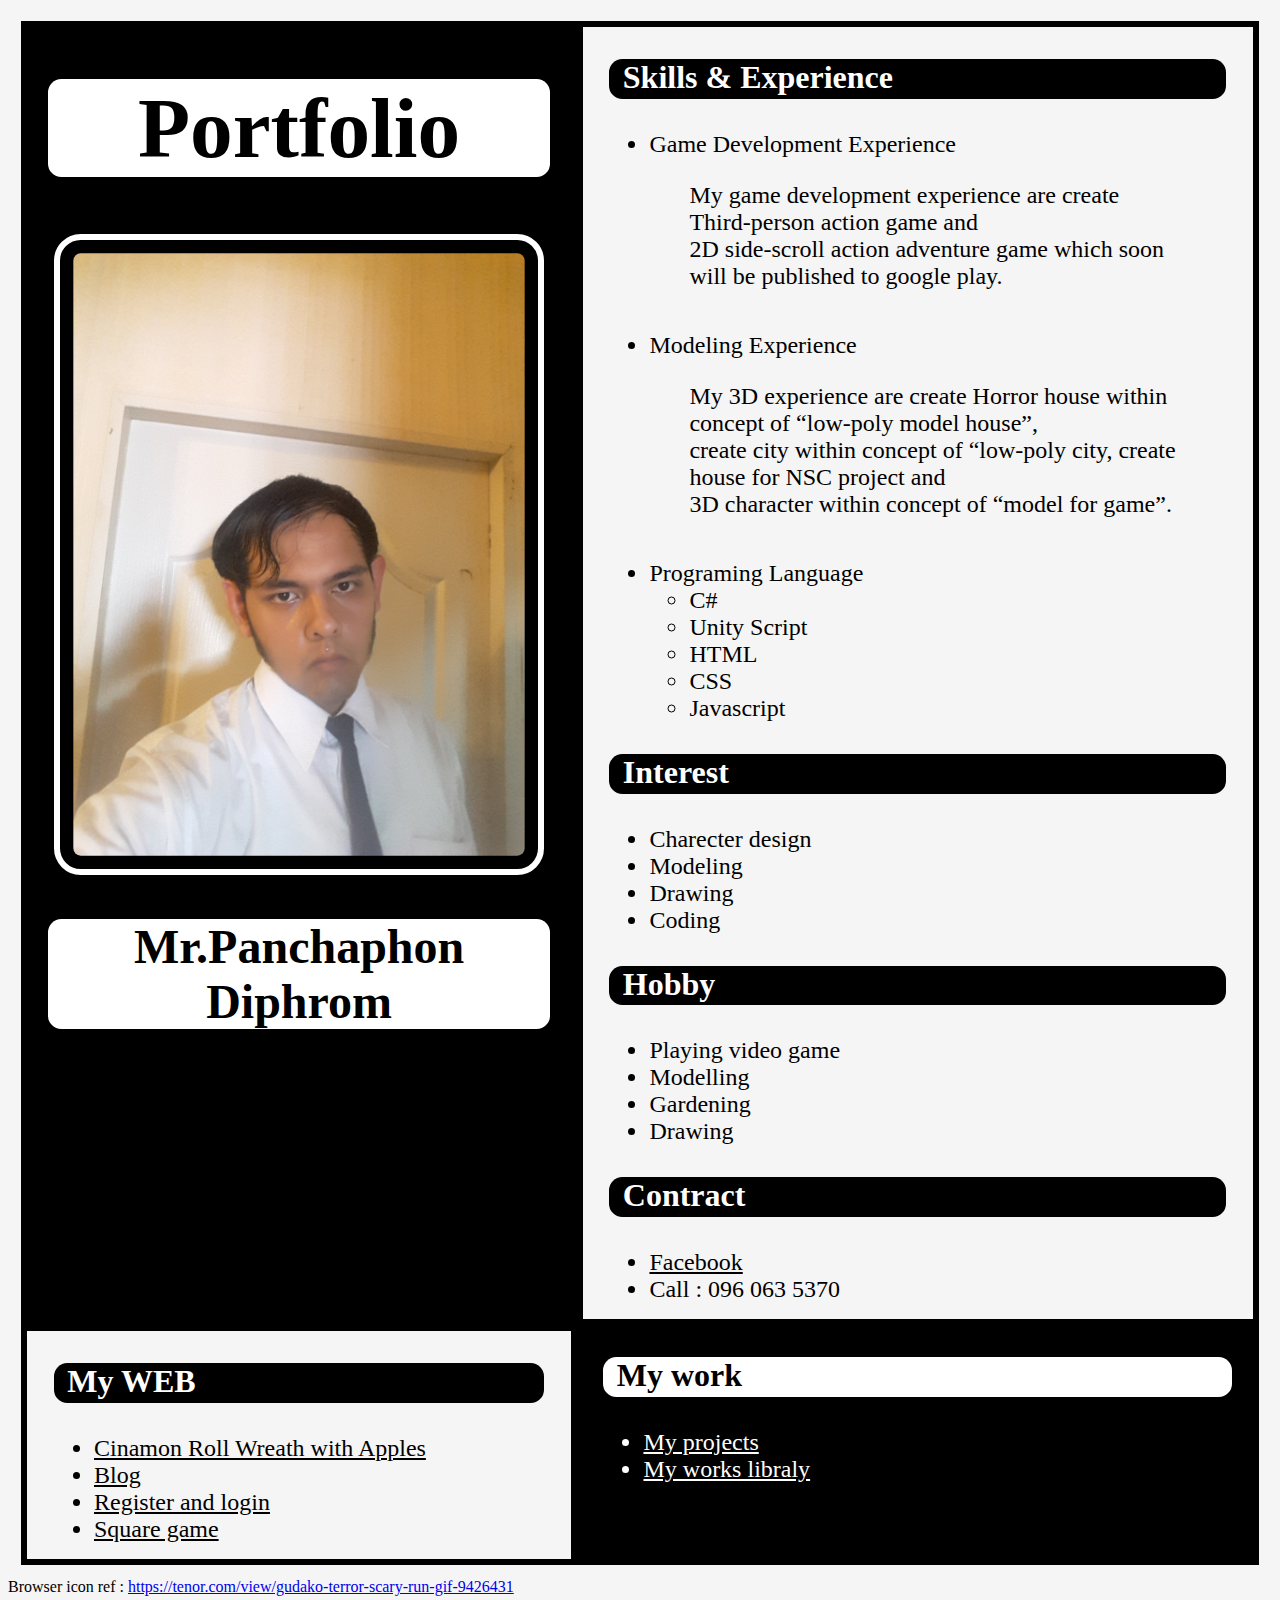
<file: index.html>
<!DOCTYPE html>
<head>
    <meta charset="UTF-8">
    <meta http-equiv="X-UA-Compatible" content="IE=edge">
    <meta name="viewport" content="width=device-width, initial-scale=1.0">
    <title>Portfolio</title>
    <script type="text/javascript" src="Portfolio_JS.js"></script>
    <link rel='stylesheet' type='text/css' media='screen' href='Portfolio_CSS.css'>
    <link rel="icon" href="Gudako.gif">
</head>
<body>
    <div id="Grid_Container">
        <div id="Block1_Center">
            <h1>Portfolio</h1>
            <img id="ProfileIMG" src="20200117_135733.jpg" alt="Panchaphon profile" width="300" height="400"/>
            <h2>Mr.Panchaphon Diphrom</h2>
        </div>
        <div id="Block2">
            <h3>Skills &amp Experience</h3>
                <ul>
                    <li>Game Development Experience
                        <blockquote>My game development experience are create Third-person action game and 
                        <br>2D side-scroll action adventure game which soon will be published to google play.</blockquote>
                    </li>
                    <br>
                    <li>Modeling Experience
                        <blockquote>My 3D experience are create Horror house within concept of “low-poly model house”,
                        <br>create city within concept of “low-poly city, create house for NSC project and 
                        <br>3D character within concept of “model for game”. </blockquote>
                    </li>
                    <br>
                    <li>Programing Language
                        <ul>
                            <li>C#</li>
                            <li>Unity Script</li>
                            <li>HTML</li>
                            <li>CSS</li>
                            <li>Javascript</li>
                        </ul>
                    </li>
                </ul>
            <h3>Interest</h3>
                <ul>
                    <li>Charecter design</li>
                    <li>Modeling</li>
                    <li>Drawing</li>
                    <li>Coding</li>
                </ul>
            <h3>Hobby</h3>
                <ul>
                    <li>Playing video game</li>
                    <li>Modelling</li>
                    <li>Gardening</li>
                    <li>Drawing</li>
                </ul>
            <h3>Contract</h3>
                <ul>
                    <li><a href="https://www.facebook.com/drem.deepom">Facebook</a></li>
                    <li>Call : 096 063 5370</li>
                </ul>
        </div>
        <div id="Block7">
            <h3>My WEB</h3>
                <ul>
                    <li id="Cinamon_roll_recipe"><a href="assignment3/recipe.html">Cinamon Roll Wreath with Apples</a></li>
                    <li><a href="W5W/index.html">Blog</a></li>
                    <li><a href="assignment6/register.html">Register and login</a></li>
                    <li><a href="assignment7/index.html">Square game</a></li>
                </ul>
        </div>
        <div id="Block8">
            <h3>My work</h3>
            <ul>
                <li><a href="Project.html">My projects</a></li>
                <li><a href="https://drive.google.com/drive/u/1/folders/1ZDE5bWhVlEjkPCqRJ58bLdZLYdbC1BHD">My works libraly</a></li>
            </ul>
        </div>
    </div>
    <div>Browser icon ref : <a href="https://tenor.com/view/gudako-terror-scary-run-gif-9426431">https://tenor.com/view/gudako-terror-scary-run-gif-9426431</a></div>
</body>
</html>
</file>
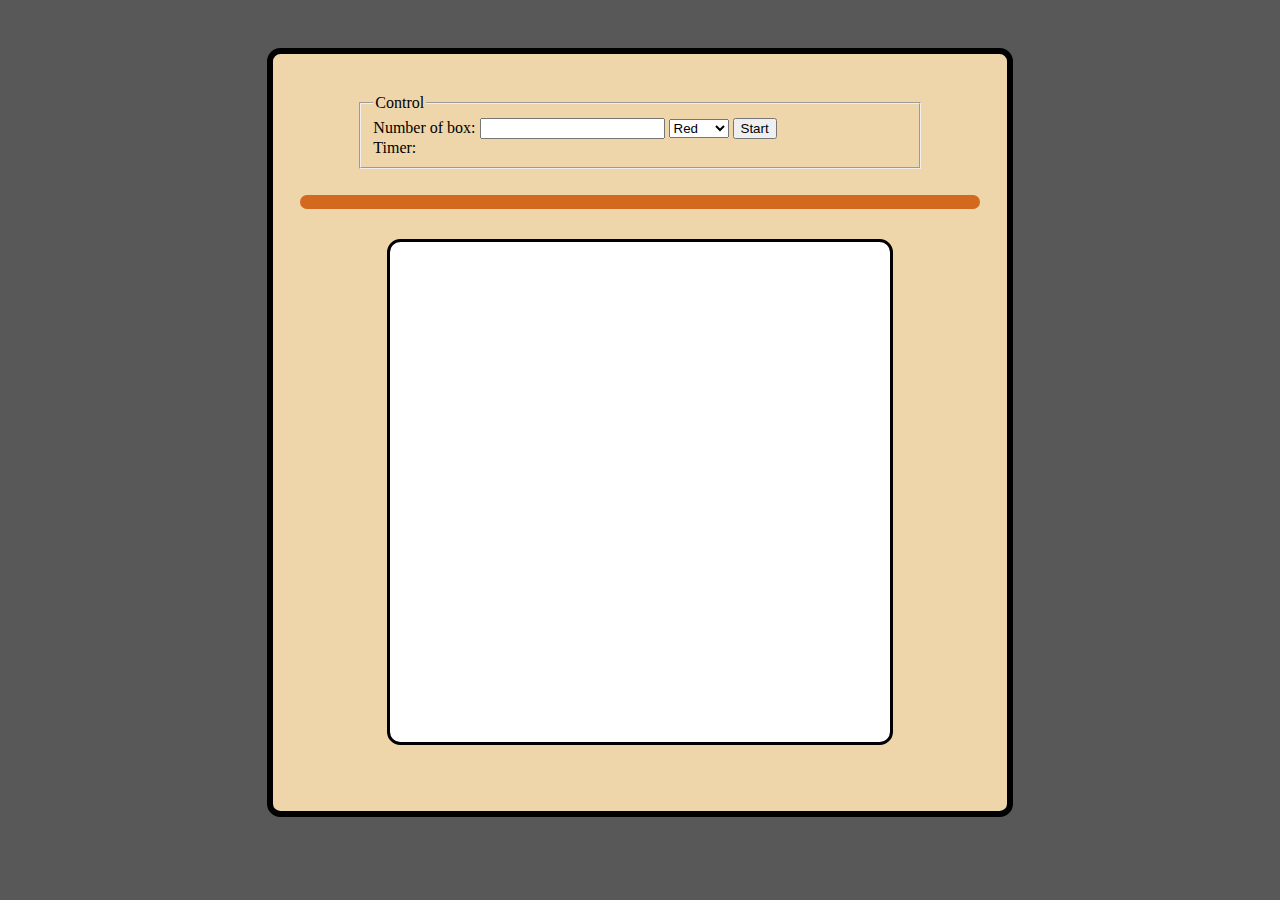
<file: assignment7/index.html>
<!DOCTYPE html>
<html>
	<head>
		<meta charset="UTF-8">
		<title>Square game</title>
		<script type="text/javascript" src="game.js"></script>
		<link rel="stylesheet" type="text/css" href="game.css">
	</head>
	<body>
		<!-- these codes were adapted from https://courses.cs.washington.edu/courses/cse154/17sp/lecture/more-dom/code/squares.html  -->

		<div id="box">
			<div id="fieldset_div">
				<fieldset>
					<legend>Control</legend>
					Number of box: 
					<input type="text" name="numbox" id="numbox">
					<select name="color" id = "color">
						  <option value="red">Red</option>
						  <option value="blue">Blue</option>
						  <option value="green">Green</option>
					</select>
					<button id="start">Start</button>
					<div id="timerClock"> Timer:
						<div id="clock"></div>
					</div>
				</fieldset>
			</div>
	
			<div id="Line1">
				<br>
			</div>
			
	
			<div id="game-container">
				<div id="game-layer"></div>
			</div>
		</div>
	
	</body>
</html>
</file>
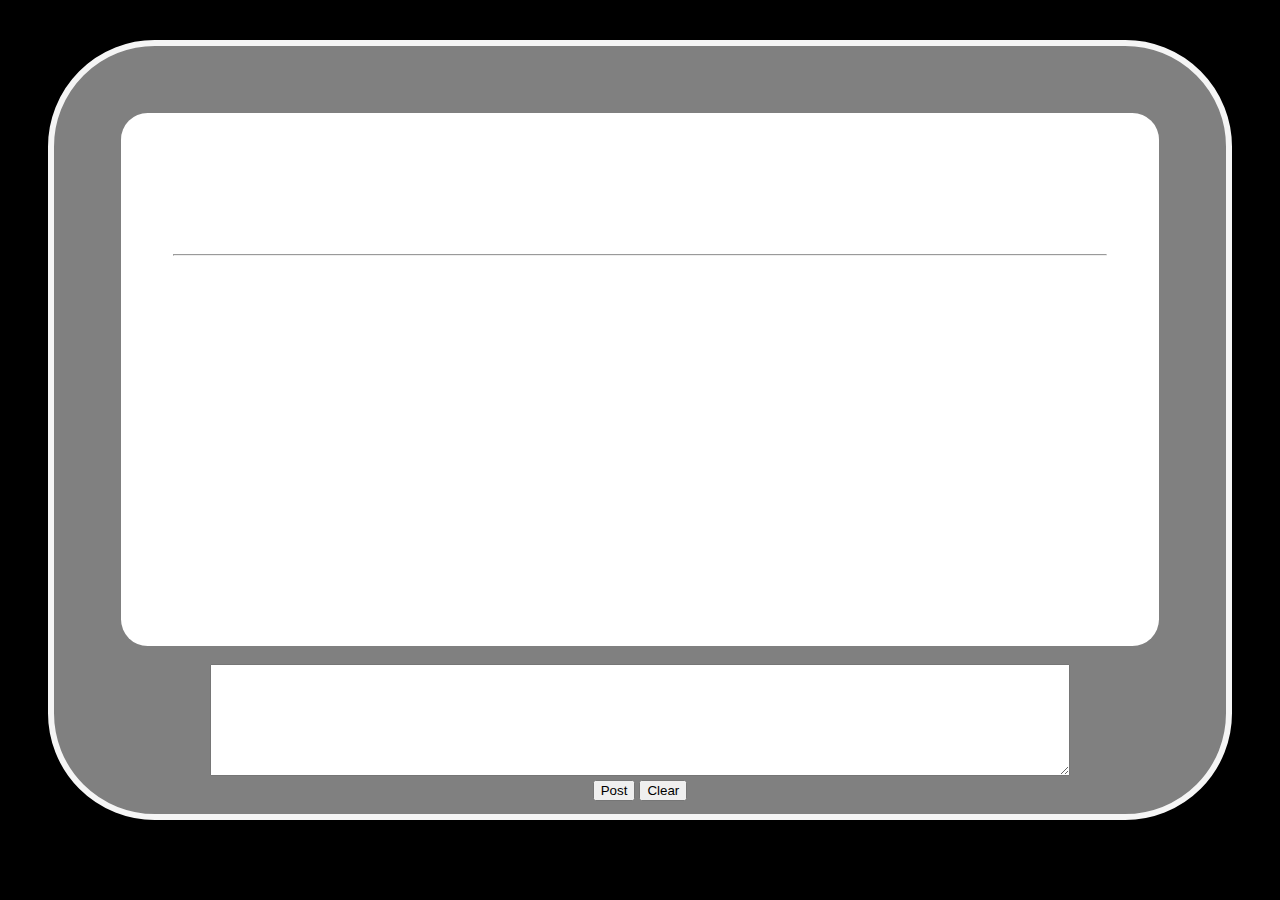
<file: W5W/index.html>
<!DOCTYPE html>
<html>
<head>
	<meta charset='utf-8'>
	<meta http-equiv='X-UA-Compatible' content='IE=edge'>
	<title>Blogger</title>
	<meta name='viewport' content='width=device-width, initial-scale=1'>
	<link rel='stylesheet' type='text/css' media='screen' href='ExCSS_W5.css'>
	<script src='JSCode1.js'></script>
</head>
<body>
	<div id="Detail">
		<div id="TextField">
			<div id="topic1"></div>
			<hr>
			<div id="comment1"></div>
			<div id="comment2"></div>
		</div>
		<br>
		<div id="InputField">
			<textarea name="text1" id="text1"></textarea> 
			<br/>
			<button type="button" onclick="postFunction()">Post</button>
			<button type="button" onclick="clearFunction()">Clear</button>
		</div>
	</div>
</body>
</html>
</file>
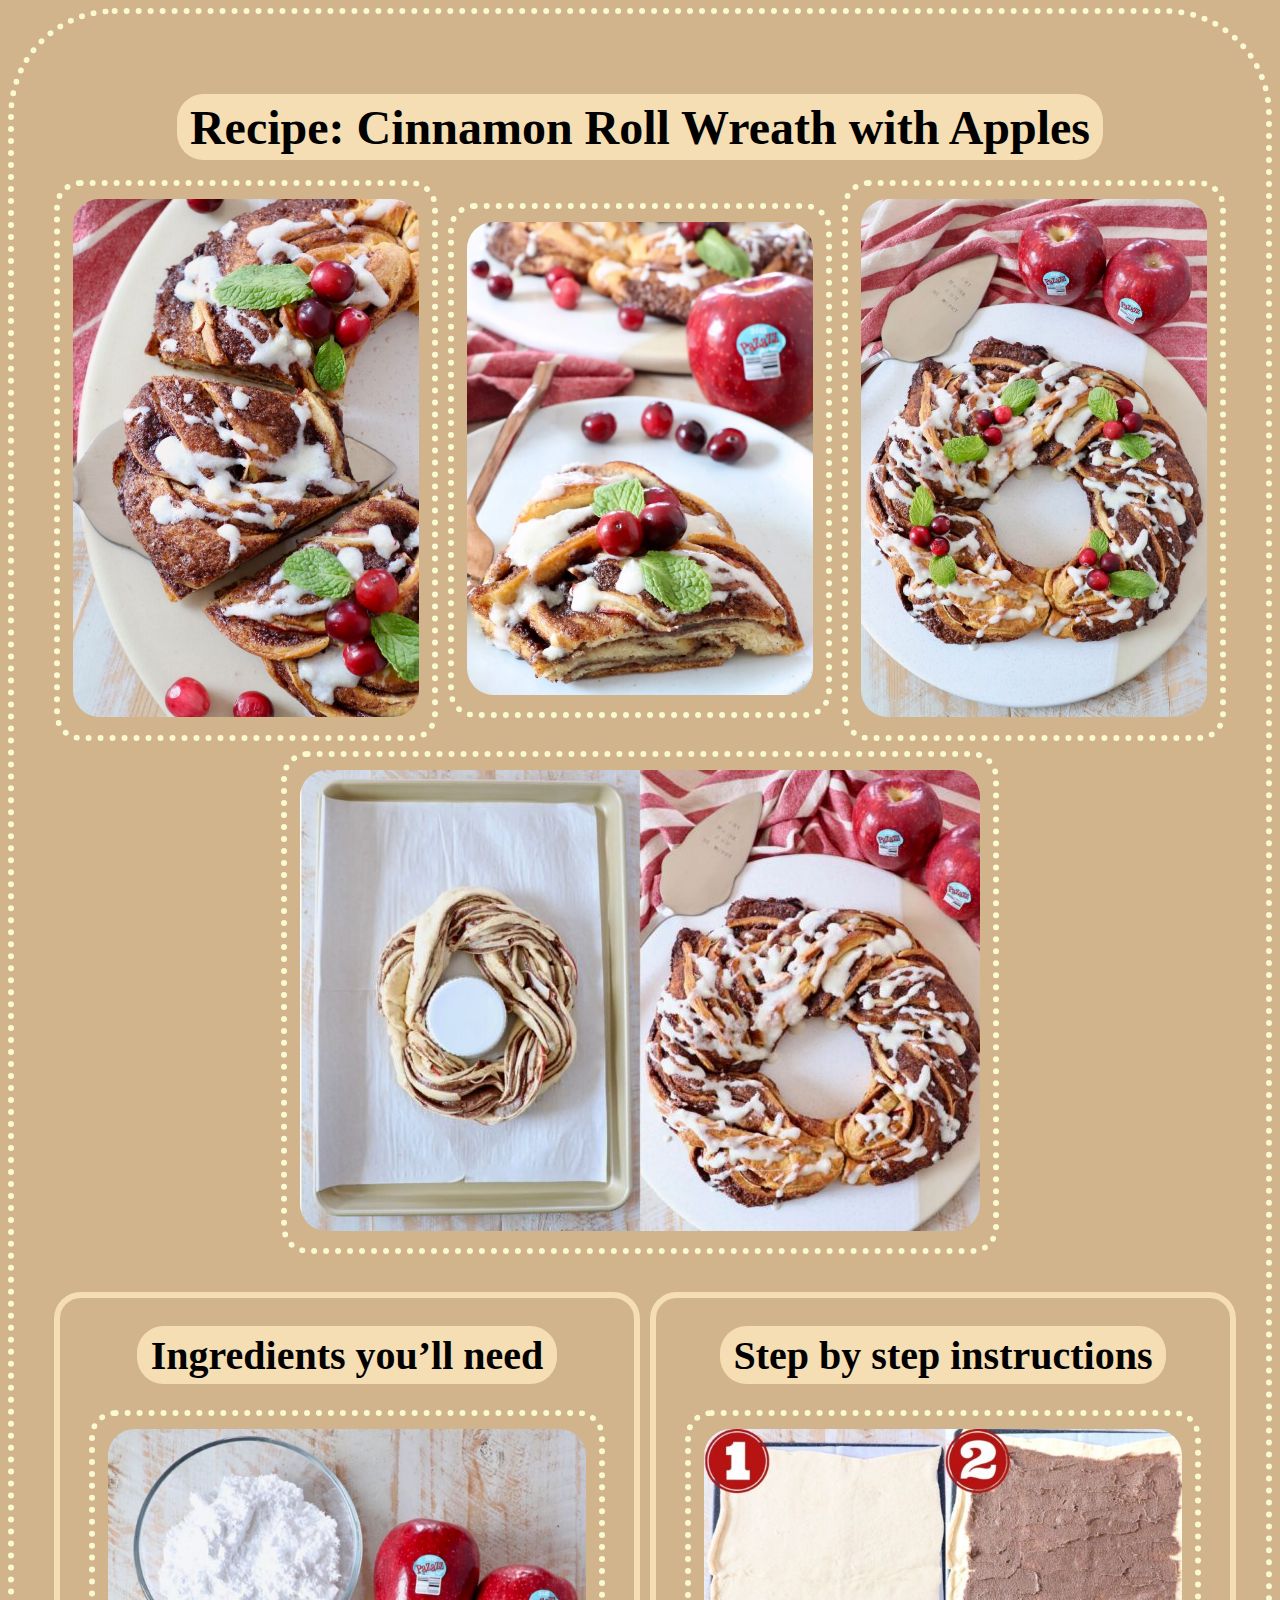
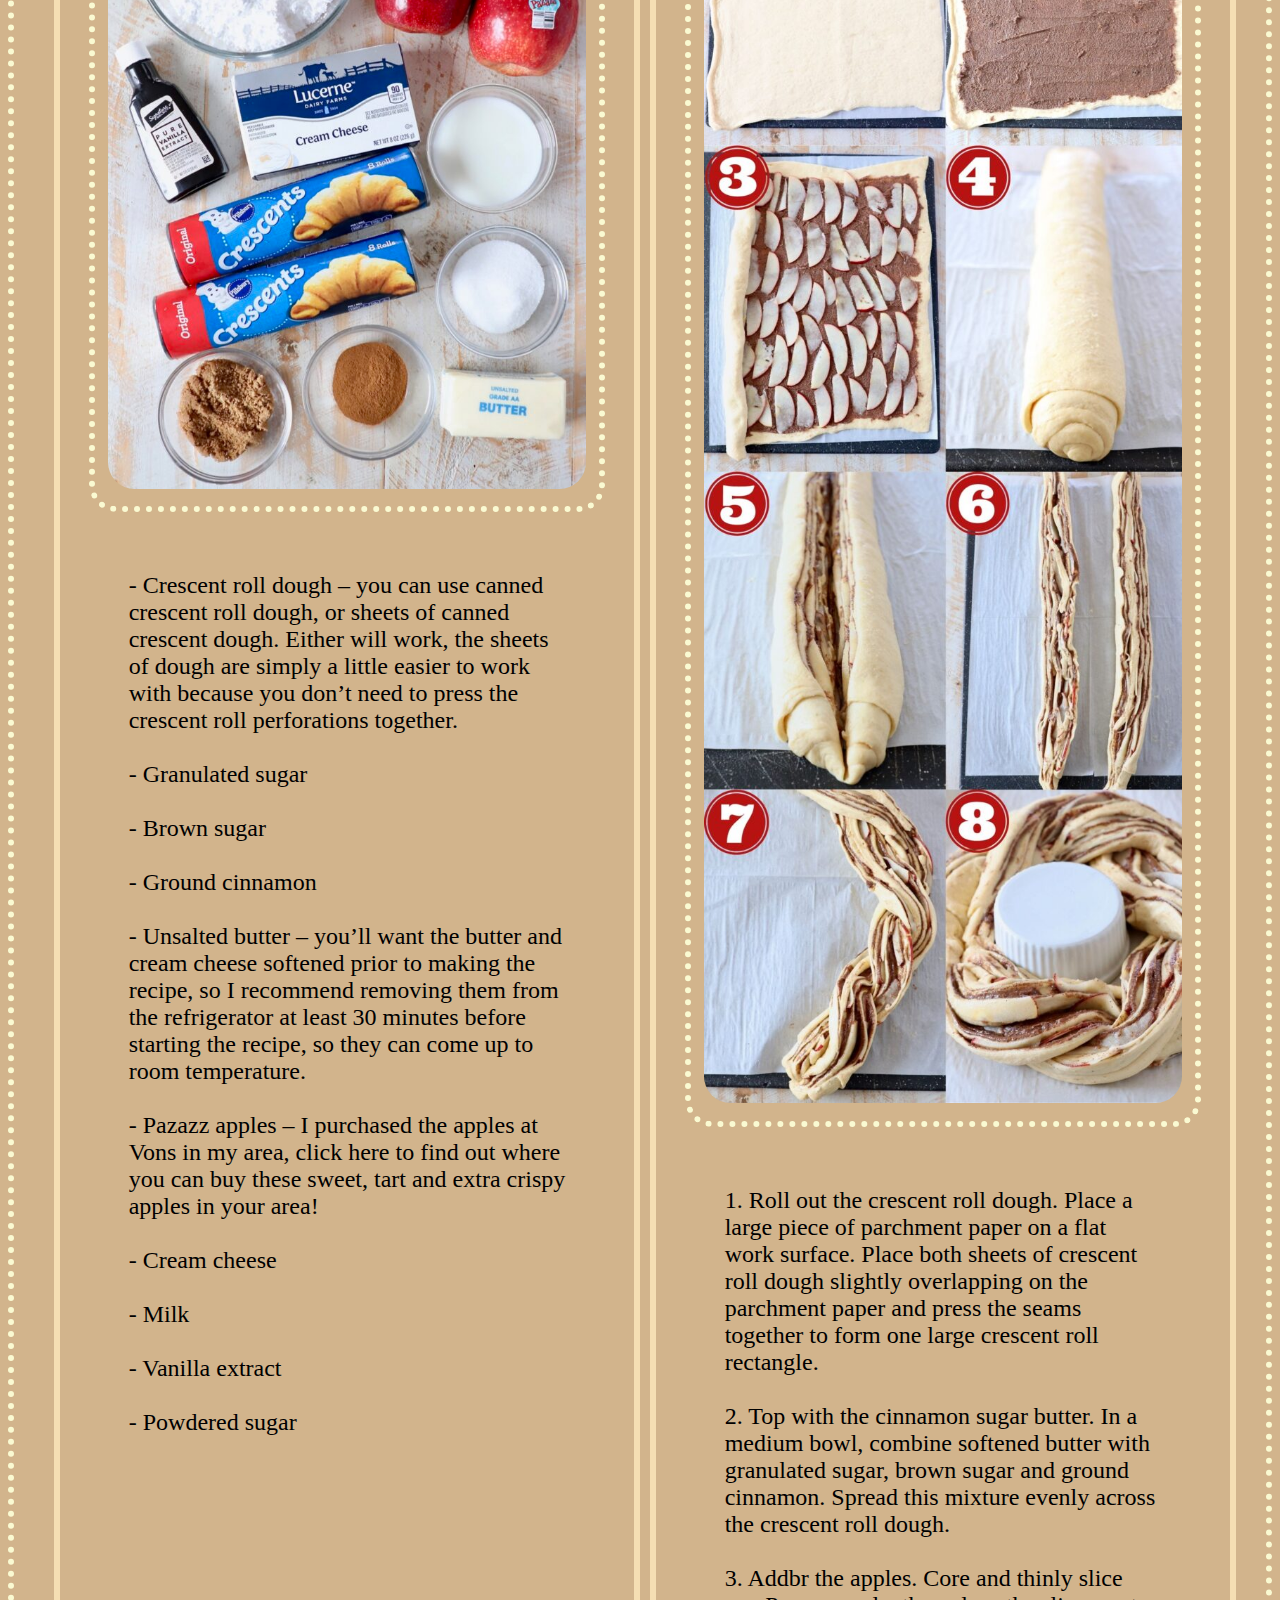
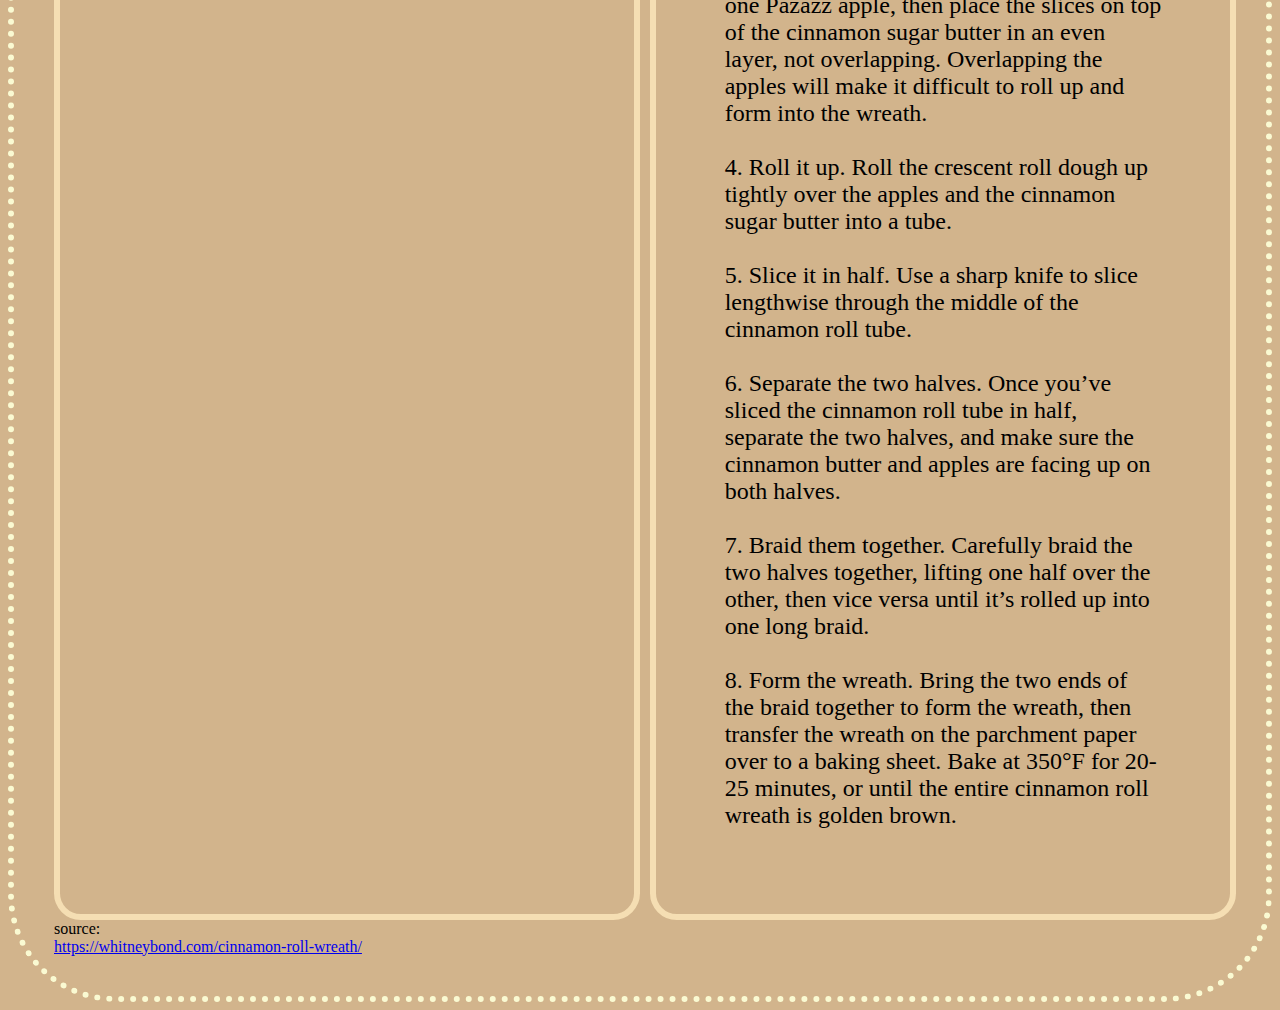
<file: assignment3/recipe.html>
<!DOCTYPE html>
<html>
<head>
	<meta charset='utf-8'>
	<meta http-equiv='X-UA-Compatible' content='IE=edge'>
	<title>Cinnamon Roll Wreath with Apples</title>
	<meta name='viewport' content='width=device-width, initial-scale=1'>
	<link rel='stylesheet' type='text/css' media='screen' href='recipe_CSS.css'>
</head>
<body>
	<div class="Main">
		<h1><span>Recipe: Cinnamon Roll Wreath with Apples</span></h1>
		<div class="Image">
			<div id="cinnamon-1"><img src="cinnamon-4.jpeg" alt="cinnamon"></div>
			<div id="cinnamon-2"><img src="cinnamon-3.jpeg" alt="cinnamon"></div>
			<div id="cinnamon-3"><img src="cinnamon-5.jpeg" alt="cinnamon"></div>
			<div id="cinnamon-4"><img src="cinnamon-6.jpeg" alt="cinnamon"></div>
		</div>
		<br>
		<div class="Detail_Container">
			<div class="Block_Text" id="Block_Text_1">
				<div>
					<h2><span>Ingredients you’ll need</span></h2>
					<br>
					<div class="Image">
						<div id="cinnamon-5"><img src="cinnamon-1.jpeg" alt="Ingredients"></div>
					</div>
					<div class="Text">
						- Crescent roll dough – you can use canned crescent roll dough, or 
						sheets of canned crescent dough. Either will work, the sheets of dough are simply a little easier to work with because you don’t need to press the crescent roll perforations together.
						<br>
						<br>
						- Granulated sugar
						<br>
						<br>
						- Brown sugar
						<br>
						<br>
						- Ground cinnamon
						<br>
						<br>
						- Unsalted butter – you’ll want the butter and cream cheese softened prior to making the recipe, so I recommend removing them from the refrigerator at least 30 minutes before starting the recipe, so they can come up to room temperature.
						<br>
						<br>
						- Pazazz apples – I purchased the apples at Vons in my area, click here to find out where you can buy these sweet, tart and extra crispy apples in your area!
						<br>
						<br>
						- Cream cheese
						<br>
						<br>
						- Milk
						<br>
						<br>
						- Vanilla extract
						<br>
						<br>
						- Powdered sugar
					</div>
				</div>
			</div>
			<div class="Block_Text" id="Block_Text_2">
				<div>
					<h2><span>Step by step instructions</span></h2>
					<br>
					<div class="Image">
						<div id="cinnamon-5"><img src="cinnamon-2.jpeg" alt="Ingredients"></div>
					</div>
					<div class="Text">
						1. Roll out the crescent roll dough. Place a large piece of parchment paper on a flat work surface. Place both sheets of crescent roll dough slightly overlapping on the parchment paper and press the seams together to form one large crescent roll rectangle.
						<br>
						<br>
						2. Top with the cinnamon sugar butter. In a medium bowl, combine softened butter with granulated sugar, brown sugar and ground cinnamon. Spread this mixture evenly across the crescent roll dough.
						<br>
						<br>
						3. Addbr the apples. Core and thinly slice one Pazazz apple, then place the slices on top of the cinnamon sugar butter in an even layer, not overlapping. Overlapping the apples will make it difficult to roll up and form into the wreath.
						<br>
						<br>
						4. Roll it up. Roll the crescent roll dough up tightly over the apples and the cinnamon sugar butter into a tube.
						<br>
						<br>
						5. Slice it in half. Use a sharp knife to slice lengthwise through the middle of the cinnamon roll tube.
						<br>
						<br>
						6. Separate the two halves. Once you’ve sliced the cinnamon roll tube in half, separate the two halves, and make sure the cinnamon butter and apples are facing up on both halves.
						<br>
						<br>
						7. Braid them together. Carefully braid the two halves together, lifting one half over the other, then vice versa until it’s rolled up into one long braid.
						<br>
						<br>
						8. Form the wreath. Bring the two ends of the braid together to form the wreath, then transfer the wreath on the parchment paper over to a baking sheet. Bake at 350°F for 20-25 minutes, or until the entire cinnamon roll wreath is golden brown.
						<br>
						<br>
					</div>
					<br>
				</div>
			</div>
		</div>
		source: <a href="https://whitneybond.com/cinnamon-roll-wreath/">https://whitneybond.com/cinnamon-roll-wreath/</a>
	</div>
</body>
</html>
</file>
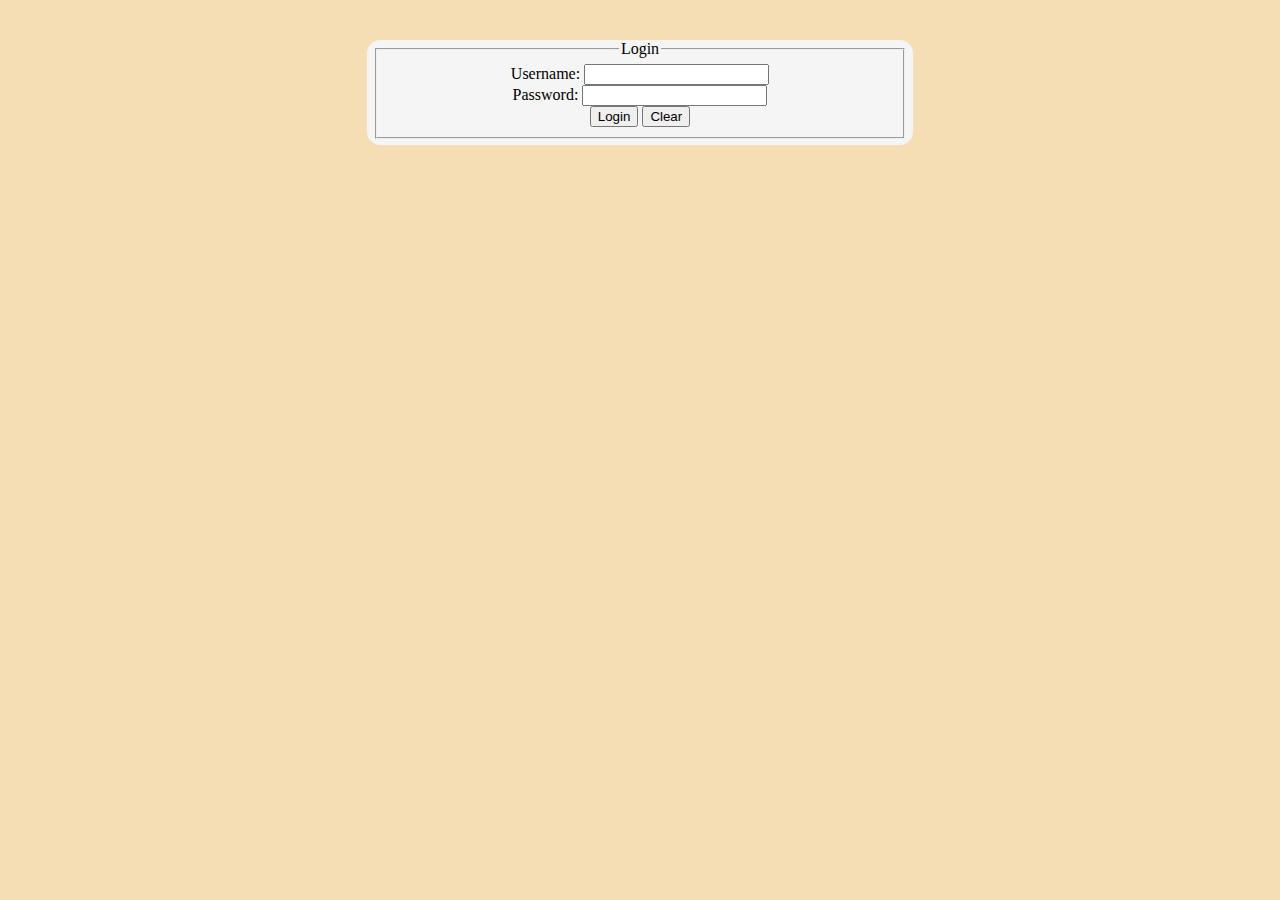
<file: assignment6/login.html>
<!DOCTYPE html>
<html>
<head>
	<meta charset='utf-8'>
	<meta http-equiv='X-UA-Compatible' content='IE=edge'>
	<title>Login</title>
	<meta name='viewport' content='width=device-width, initial-scale=1'>
	<link rel='stylesheet' type='text/css' media='screen' href='Ex_CSS.css'>
	<script src='login.js'></script>
</head>
<body>
	<div id="form_div">
		<form name="myLogin" id = "myLogin">
			<fieldset>
				<legend>Login</legend>
				Username: 
				<input type="text" name="username" id="username" required>
				<br>
				Password: 
				<input type="password" name="password" required>
				<br>
				<input type="submit" value="Login">
				<input type="reset" value="Clear">
			</fieldset>
		</form>
	</div>
</body>
</html>
</file>
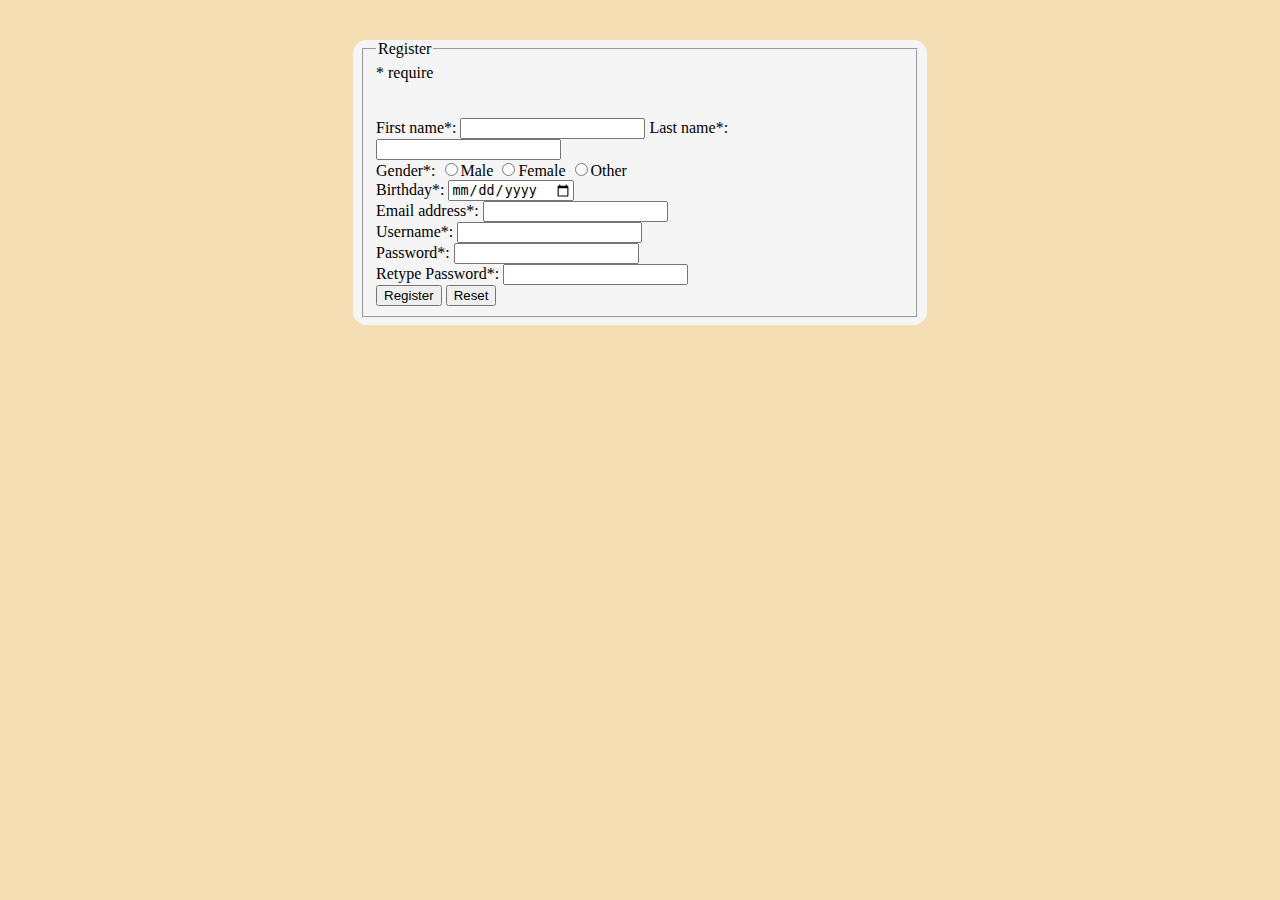
<file: assignment6/register.html>
<!DOCTYPE html>
<html>
<head>
	<meta charset='utf-8'>
	<meta http-equiv='X-UA-Compatible' content='IE=edge'>
	<title>Page Title</title>
	<meta name='viewport' content='width=device-width, initial-scale=1'>
	<link rel='stylesheet' type='text/css' media='screen' href='Ex_CSS.css'>
	<script src='register.js'></script>
</head>
<body>
	<div id="form_div">
		<form name="myForm" id="myForm" action="login.html">
			<fieldset>
				<legend>Register</legend>
				<span>* require</span> <br>
				<span id="errormsg"></span> <br>
				<br>
				First name*: 
				<input type="text" name="firstname" required>
				Last name*: 
				<input type="text" name="lastname" >
				<br>
				Gender*: 
				<input type="radio" name="gender" value="male" >Male
				<input type="radio" name="gender" value="female" >Female
				<input type="radio" name="gender" value="female" >Other
				<br>
				Birthday*: 
				<input type="date" name="bday" value="" >
				<br>
				Email address*: 
				<input type="email" name="email" >
				<br>
				Username*: 
				<input type="text" name="username" >
				<br>
				Password*: 
				<input type="password" name="password" required>
				<br>
				Retype Password*: 
				<input type="password" name="retypepassword" required>
				<br>
				<input type="submit" value="Register">
				<input type="reset" value="Reset">
			</fieldset>
		</form>
	</div>
</body>
</html>
</file>
<file: Portfolio_CSS.css>
body
{
    background-color: whitesmoke;
}
h1{
    border-radius: 10pt;
    text-align: center;
    font-size: 64pt;
}
h2{
    border-radius: 10pt;
    text-align: center;
    font-size: 36pt;
}
h3{
    padding-left: 10pt;
    padding-bottom: 2pt;
    border-radius: 10pt;
    font-size: 24pt;
}
#Head1
{
    width: 500pt;
    color: white;
    background-color: black;
    border-radius: 40pt;
    padding-bottom: 10pt;
}
#White_Text
{
    color: white;
}
#Black_Text
{
    color: black;
}
#ProfileIMG
{
    width: 90%;
    height: auto;
    padding: 10pt;
    text-align: center;
    border: 5pt solid white;
    border-radius: 20pt;
}
#ProjectIMG
{
    width: 90%;
    height: auto;
    padding: 10pt;
    text-align: center;
    margin-top: 10pt;
    margin-bottom: 10pt;
    border-radius: 20pt;
}
li
{
    font-size: 18pt;
}
video
{
    width: 90%;
    height: auto;
    text-align: center;
}
#Grid_Container
{
    display: grid;
    grid-template-columns: 45% 55%;
}
#Block1_Center
{
    background-color: black;
    text-align: center;
    padding-left: 20pt;
    padding-right: 20pt;
    margin-top: 10pt;
    margin-left: 10pt;
}
#Block1
{
    background-color: black;
    padding-left: 20pt;
    padding-right: 20pt;
    margin-top: 10pt;
    margin-left: 10pt;
}
#Block2
{
    border: solid 5pt black;
    padding-left: 20pt;
    padding-right: 20pt;
    margin-top: 10pt;
    margin-right: 10pt;
}
#Block3
{
    border: solid 5pt black;
    padding-left: 20pt;
    padding-right: 20pt;
    margin-left: 10pt;
}
#Block4
{
    background-color: black;
    padding-left: 20pt;
    padding-right: 20pt;
    margin-right: 10pt;
}
#Block5
{
    background-color: black;
    padding-left: 20pt;
    padding-right: 20pt;
    margin-left: 10pt;
}
#Block6
{
    border: solid 5pt black;
    padding-left: 20pt;
    padding-right: 20pt;
    margin-right: 10pt;
}
#Block7
{
    border: solid 5pt black;
    padding-left: 20pt;
    padding-right: 20pt;
    margin-bottom: 10pt;
    margin-left: 10pt;
}
#Block8
{
    background-color: black;
    padding-left: 20pt;
    padding-right: 20pt;
    margin-bottom: 10pt;
    margin-right: 10pt;
}
#Block_Flex_Center
{
    display: flex;
    justify-content: center;
}
#Back
{
    background-color: black;
    border-radius: 40pt;
    width: 250pt;
    padding-left: 10pt;
    padding-right: 10pt;
}
#Back > h2 > a
{
    color: white;
}
#Back > h1
{
    color: white;
}
@media only screen and (max-width: 925px)
{
    h1{
        font-size: 300%;
    }
    h2{
        font-size: 200%;
    }
    h3{
        font-size: 150%;
    }
    li
    {
        font-size: 100%;
    }
}
@media only screen and (max-width: 700px)
{
    #Grid_Container
    {
        display: grid;
        grid-template-columns: 100%;
    }
    #Block1_Center
    {
        margin-top: 10pt;
        margin-left: 10pt;
        margin-right: 10pt;
    }
    #Block1
    {
        margin-left: 10pt;
        margin-right: 10pt;
    }
    #Block2
    {
        margin-left: 10pt;
        margin-right: 10pt;
    }
    #Block3
    {
        margin-left: 10pt;
        margin-right: 10pt;
    }
    #Block4
    {
        margin-left: 10pt;
        margin-right: 10pt;
    }
    #Block5
    {
        margin-left: 10pt;
        margin-right: 10pt;
    }
    #Block6
    {
        margin-left: 10pt;
        margin-right: 10pt;
    }
    #Block7
    {
        margin-left: 10pt;
        margin-right: 10pt;
        margin-bottom: 0pt;
    }
    #Block8
    {
        margin-left: 10pt;
        margin-right: 10pt;
        margin-bottom: 0pt;
    }
}
@media only screen and (max-width: 330px)
{
    h1{
        font-size: 100%;
    }
    h2{
        font-size: 100%;
    }
    h3{
        font-size: 100%;
    }
    li
    {
        font-size: 80%;
    }
}
</file>
<file: assignment7/game.css>
#squares-container {
	margin-top: 30px;
    display: flex;
    justify-content: space-around;
}

#squares-layer {
    position: relative;
    width: 500px;
    height: 500px;
    
    border: 3px solid black;
    background-color: white;
    border-radius: 10pt;
}

.square {
    position: absolute;
    width: 25px;
    height: 25px;
    border: 3px solid black;
    border-radius: 10pt;
}

.red{
    background-color: red; 
}
.blue{
    background-color: blue; 
}

.green{
    background-color: green; 
}
fieldset
{
    margin-top: 30pt;
    width: 400pt;
}
#fieldset_div
{
    display: flex;
    justify-content: center;
}
#box
{
    width: 550pt;
    border: 5pt solid black;
    background-color: rgb(238, 214, 170);
    margin-top: 30pt;
    border-radius: 10pt;
    padding-bottom: 50pt;
}
body
{
    display: flex;
    justify-content: center;
}
#Line1
{
    background-color: chocolate;
    border-radius: 30pt;
    margin: 20pt;
    height: 10pt;
}
body
{
    background-color: rgb(88, 88, 88);
}
</file>
<file: W5W/ExCSS_W5.css>
body
{
    background-color: black;
}
#Detail
{
    display: grid;
    background-color: grey;
    border: 5pt solid whitesmoke;
    border-radius: 80pt;
    margin: 30pt;
    padding: 50pt;
}
#InputField
{
    height: 200%;
    border-radius: 20pt;
    text-align: center;
}
#text1
{
    height: 50%;
    width: 80%;
    padding: 10pt;
}
#TextField
{
    grid-column: 1 / span 1;
    background-color: white;
    border-radius: 20pt;
    height: 400pt;
}
#topic1
{
    text-align: center;
    font-size: 32pt;
    height: 20%;
    padding-left: 20pt;
    padding-right: 20pt;
    padding-top: 20pt;
}
#comment1
{
    text-align: right;
    font-size: 20pt;
    height: 20%;
    padding: 20pt;
}
#comment2
{
    text-align: left;
    font-size: 20pt;
    height: 20%;
    padding: 20pt;
}
hr
{
    margin-left: 5%;
    margin-right: 5%;
}
</file>
<file: assignment3/recipe_CSS.css>
body
{
    border: 5pt dotted lightgoldenrodyellow;
    border-radius: 80pt;
    background-color:tan;
}
h1
{
    grid-template-columns: 100%;
    text-align: center;
    font-size: 64pt;
    padding-top: 10pt;
    padding-bottom: 10pt;
    border-radius: 20pt;
}
h2
{
    grid-template-columns: 100%;
    text-align: center;
    font-size: 48pt;
}
.Main
{
    /* display: flex;
    flex-wrap: wrap; */
    display: grid;
    grid-template-columns: 100%;
    /* justify-content: center; */
    margin-left: 30pt;
    margin-right: 30pt;
    margin-top: 30pt;
    margin-bottom: 30pt;
}
.Detail_Container
{
    display: grid;
    grid-template-columns: 50% 50%;
    grid-gap: 10px;
}
.Detail_Container>.Block_Text#Block_Text_1
{
    grid-column: 1 / span 1;
}
.Detail_Container>.Block_Text#Block_Text_2
{
    grid-column: 2 / span 1;
}
.Image
{
    /* display: flex;
    flex-wrap: wrap;
    width: 100%; */
    display: grid;
    grid-gap: 10px;
    /* justify-content: center; */
    margin-top: -30pt;
    margin-bottom: 30pt;
}
.Image > div
{
    border-radius: 20pt;
    border: 5pt dotted lightgoldenrodyellow;
    margin: auto;
    padding-top: 10pt;
    padding-bottom: 10pt;
    padding-left: 10pt;
    padding-right: 10pt;
}
.Image > div#cinnamon-1
{
    grid-column: 1 / span 1;
}
.Image > div#cinnamon-2
{
    grid-column: 2 / span 1;
}
.Image > div#cinnamon-3
{
    grid-column: 3 / span 1;
}
.Image > div#cinnamon-4
{
    grid-column: 1 / span 3;
}
img
{
    /* width: 400pt; */
    width: 100%;
    border-radius: 20pt;
}
.Text
{
    padding: 30pt;
    font-size: 20pt;
}
span
{
    background-color: wheat;
    border-radius: 20pt;
    margin-left: 10pt;
    margin-right: 10pt;
    margin-top: 10pt;
    margin-bottom: 10pt;
    padding-top: 5pt;
    padding-bottom: 5pt;
    padding-left: 10pt;
    padding-right: 10pt;
}
.Block_Text
{
    display: grid;
    grid-template-columns: 90%;
    justify-content: center;
    border: 5pt solid wheat;
    border-radius: 20pt;
}
@media only screen and (max-width: 1680px) {
    h1
    {
        font-size: 36pt;
    }
    h2
    {
        font-size: 30pt;
    }
    .Text
    {
        padding: 30pt;
        font-size: 18pt;
    }
    .Image
    {
        margin-top: -15pt;
        margin-bottom: 15pt;
    }
}
@media only screen and (max-width: 1080px) {
    h1
    {
        font-size: 24pt;
    }
    h2
    {
        font-size: 22pt;
    }
    .Text
    {
        padding: 30pt;
        font-size: 16pt;
    }
    .Detail_Container
    {
        grid-template-columns: 100%;
    }
    .Detail_Container>.Block_Text#Block_Text_1
    {
        grid-column: 1 / span 1;
    }
    .Detail_Container>.Block_Text#Block_Text_2
    {
        grid-column: 1 / span 1;
    }
    .Image > div#cinnamon-1
    {
        grid-column: 1 / span 1;
    }
    .Image > div#cinnamon-2
    {
        grid-column: 2 / span 1;
    }
    .Image > div#cinnamon-3
    {
        grid-column: 1 / span 1;
    }
    .Image > div#cinnamon-4
    {
        grid-column: 2 / span 1;
    }
}
@media only screen and (max-width: 767px)
{
    h1
    {
        font-size:16pt;
        background-color: wheat;
        border-radius: 80pt;
        margin-bottom: 30pt;
    }
    h2
    {
        padding-top: 10pt;
        padding-bottom: 10pt;
        font-size: 14pt;
        background-color: wheat;
        border-radius: 80pt;
    }
    .Text
    {
        padding: 30pt;
        font-size: 12pt;
    }
    span
    {
        background-color: unset;
    }
}
</file>
<file: assignment6/Ex_CSS.css>
body
{
    background-color:wheat;
}
#myLogin
{
    text-align: center;
    background-color: whitesmoke;
    padding-bottom: 5pt;
    padding-left: 5pt;
    padding-right: 5pt;
    margin-left: 5pt;
    margin-right: 5pt;
    border-radius: 10pt;
    width: 400pt;
}
#myForm
{
    background-color: whitesmoke;
    padding-bottom: 5pt;
    padding-left: 5pt;
    padding-right: 5pt;
    margin-left: 5pt;
    margin-right: 5pt;
    border-radius: 10pt;
    width: 420pt;
}
#form_div
{
    display: flex;
    justify-content: center;
    margin-top: 30pt;
}
#errormsg
{
    color: red;
}
</file>
